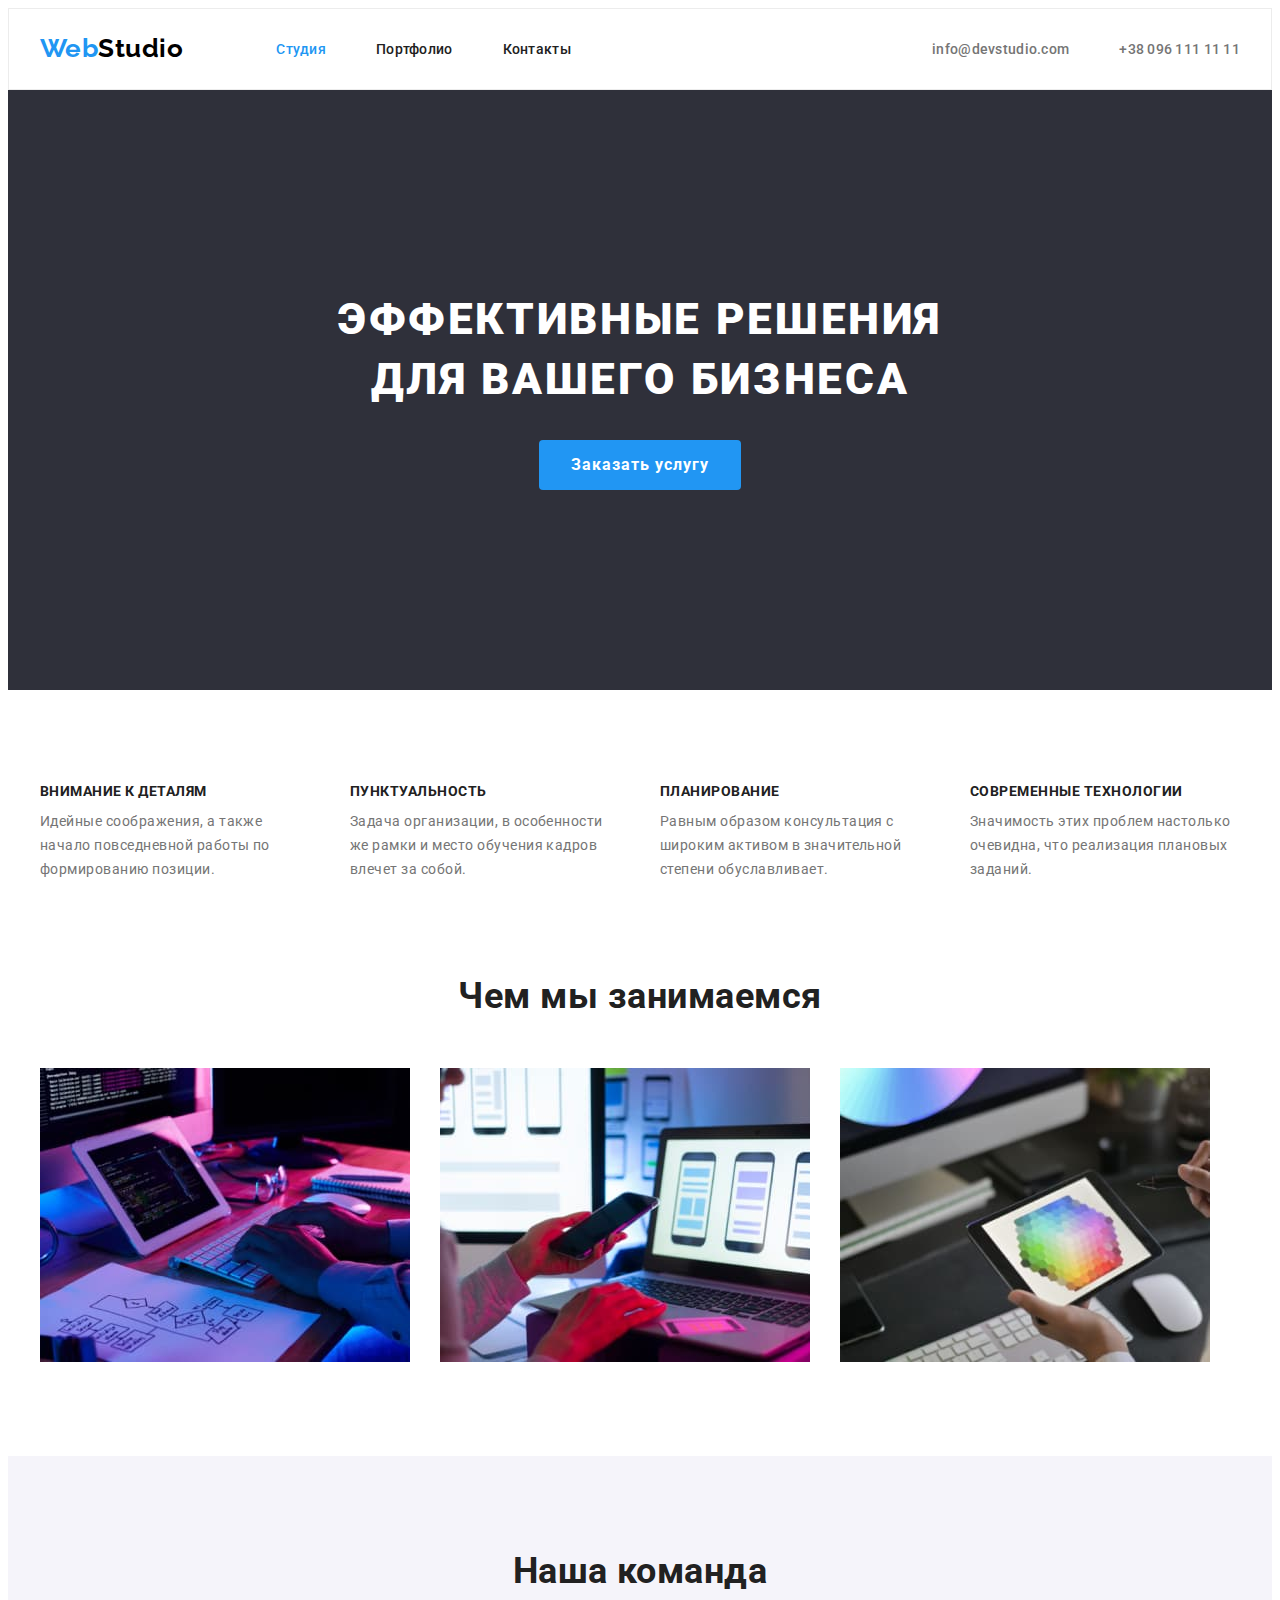
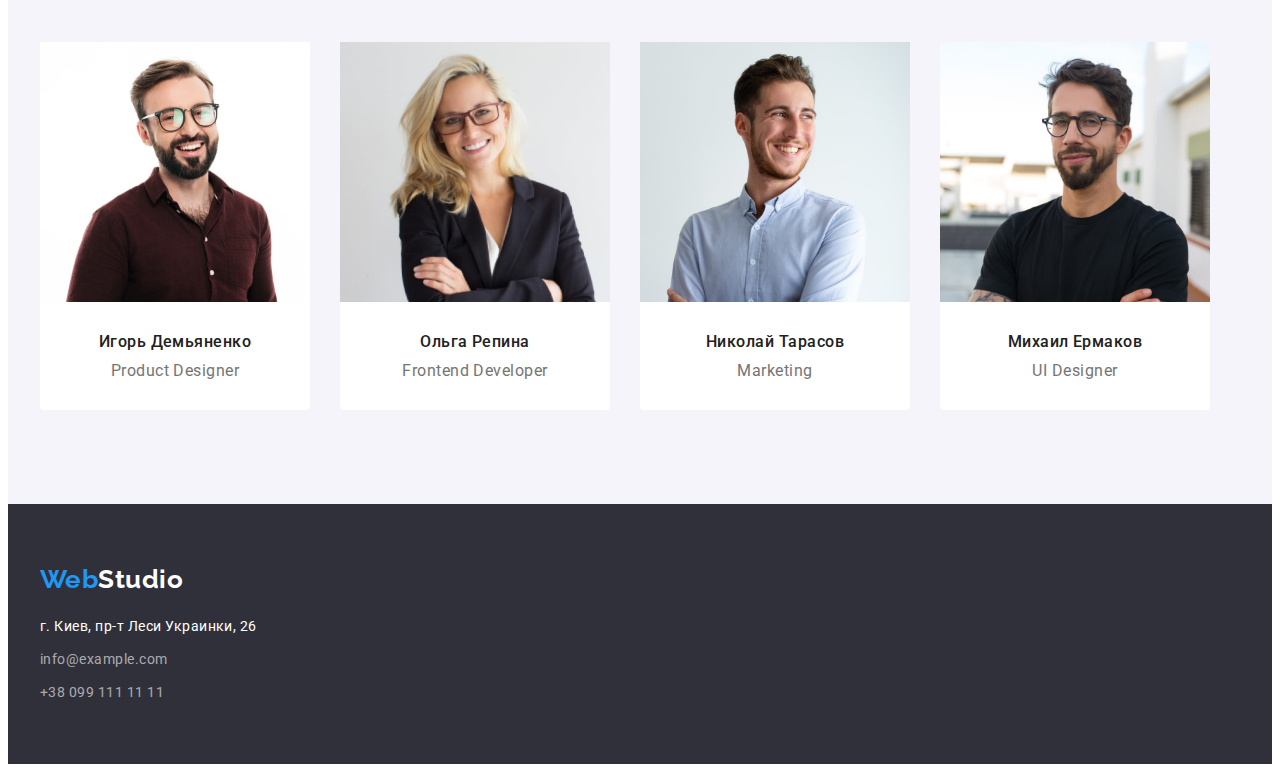
<file: index.html>
<!DOCTYPE html>
<html lang="ru">
  <head>
    <meta charset="UTF-8" />
    <meta http-equiv="X-UA-Compatible" content="IE=edge" />
    <meta name="viewport" content="width=device-width, initial-scale=1.0" />
    <title>Document</title>
    <link rel="preconnect" href="https://fonts.googleapis.com" />
    <link rel="preconnect" href="https://fonts.gstatic.com" crossorigin />
    <link
      href="https://fonts.googleapis.com/css2?family=Raleway:wght@700&family=Roboto:wght@400;500;700;900&display=swap"
      rel="stylesheet"
    />
    <link
      rel="stylesheet"
      href="https://cdnjs.cloudflare.com/ajax/libs/modern-normalize/1.1.0/modern-normalize.min.css"
      integrity="sha512-wpPYUAdjBVSE4KJnH1VR1HeZfpl1ub8YT/NKx4PuQ5NmX2tKuGu6U/JRp5y+Y8XG2tV+wKQpNHVUX03MfMFn9Q=="
      crossorigin="anonymous"
      referrerpolicy="no-referrer"
    />
    <link rel="stylesheet" href="./css/styles.css" />
  </head>
  <body>
    <header class="header">
      <div class="conteiner">
        <a href="./index.html" class="header-logo link" lang="en"
          >Web<span class="header-logo-studio-color">Studio</span></a
        >
        <nav class="header-navigation">
          <ul class="header-list list">
            <li class="header-item item">
              <a href="./index.html" class="header-link link current">Студия</a>
            </li>

            <li class="header-item item">
              <a href="./portfolio.html" class="header-link link">Портфолио</a>
            </li>

            <li class="header-item item"><a href="" class="header-link link">Контакты</a></li>
          </ul>
        </nav>
        <ul class="header-list-address list">
          <li class="header-item-address item">
            <a href="mailto:info@devstudio.com" class="header-mailto link">info@devstudio.com</a>
          </li>

          <li class="header-item-address item">
            <a href="tel:+380961111111" class="header-tel link">+38 096 111 11 11</a>
          </li>
        </ul>
      </div>
    </header>

    <main>
      <section class="hero section">
        <div class="conteiner">
          <h1 class="hero-title test">Эффективные решения для вашего бизнеса</h1>
          <div class="hero-btn-div">
            <button type="button" class="hero-btn btn">Заказать услугу</button>
          </div>
        </div>
      </section>

      <section class="features section">
        <div class="conteiner">
          <h2 class="visually-hidden">Наши преимущества</h2>
          <ul class="features-list list">
            <li class="features-item item">
              <h3 class="features-title title">Внимание к деталям</h3>
              <p class="features-text text">
                Идейные соображения, а также начало повседневной работы по формированию позиции.
              </p>
            </li>

            <li class="features-item item">
              <h3 class="features-title title">Пунктуальность</h3>
              <p class="features-text text">
                Задача организации, в особенности же рамки и место обучения кадров влечет за собой.
              </p>
            </li>

            <li class="features-item item">
              <h3 class="features-title title">Планирование</h3>
              <p class="features-text text">
                Равным образом консультация с широким активом в значительной степени обуславливает.
              </p>
            </li>

            <li class="features-item item">
              <h3 class="features-title title">Современные технологии</h3>
              <p class="features-text text">
                Значимость этих проблем настолько очевидна, что реализация плановых заданий.
              </p>
            </li>
          </ul>
        </div>
      </section>

      <section class="occupation section">
        <div class="conteiner">
          <h2 class="occupation-title title">Чем мы занимаемся</h2>
          <ul class="occupation-list list">
            <li class="occupation-item item">
              <img src="./images/img1.jpg" alt="Програмирование" width="370" />
            </li>

            <li class="occupation-item item">
              <img src="./images/img2.jpg" alt="Мобильный сайт" width="370" />
            </li>

            <li class="occupation-item item">
              <img src="./images/img3.jpg" alt="Палитра цветов" width="370" />
            </li>
          </ul>
        </div>
      </section>

      <section class="team section">
        <div class="conteiner">
          <h2 class="team-title title">Наша команда</h2>
          <ul class="team-list list">
            <li class="team-item item">
              <img src="./images/img4.jpg" alt="Член команды" width="270" class="team-img" />
              <div class="team-section-div">
                <h3 class="team-name title">Игорь Демьяненко</h3>
                <p class="team-text text" lang="en">Product Designer</p>
              </div>
            </li>

            <li class="team-item item">
              <img src="./images/img5.jpg" alt="Член команды" width="270" class="team-img" />
              <div class="team-section-div">
                <h3 class="team-name title">Ольга Репина</h3>
                <p class="team-text text" lang="en">Frontend Developer</p>
              </div>
            </li>

            <li class="team-item item">
              <img src="./images/img6.jpg" alt="Член команды" width="270" class="team-img" />
              <div class="team-section-div">
                <h3 class="team-name title">Николай Тарасов</h3>
                <p class="team-text text" lang="en">Marketing</p>
              </div>
            </li>

            <li class="team-item item">
              <img src="./images/img7.jpg" alt="Член команды" width="270" class="team-img" />
              <div class="team-section-div">
                <h3 class="team-name title">Михаил Ермаков</h3>
                <p class="team-text text" lang="en">UI Designer</p>
              </div>
            </li>
          </ul>
        </div>
      </section>
    </main>

    <footer class="footer">
      <div class="conteiner">
        <a href="./index.html" class="footer-logo link" lang="en"
          >Web<span class="footer-logo-studio-color">Studio</span>
        </a>

        <address class="address">
          <ul class="footer-list list">
            <li class="footer-item item">
              <a
                href="https://goo.gl/maps/kYSissehmQPuU9YA6"
                class="footer-maps link"
                target="_blank"
                rel="noopener noindex nofollow"
                >г. Киев, пр-т Леси Украинки, 26</a
              >
            </li>

            <li class="footer-item item">
              <a href="mailto:info@example.com" class="footer-mailto link">info@example.com</a>
            </li>

            <li class="footer-item item">
              <a href="+380991111111" class="footer-tel link">+38 099 111 11 11</a>
            </li>
          </ul>
        </address>
      </div>
    </footer>
  </body>
</html>
</file>
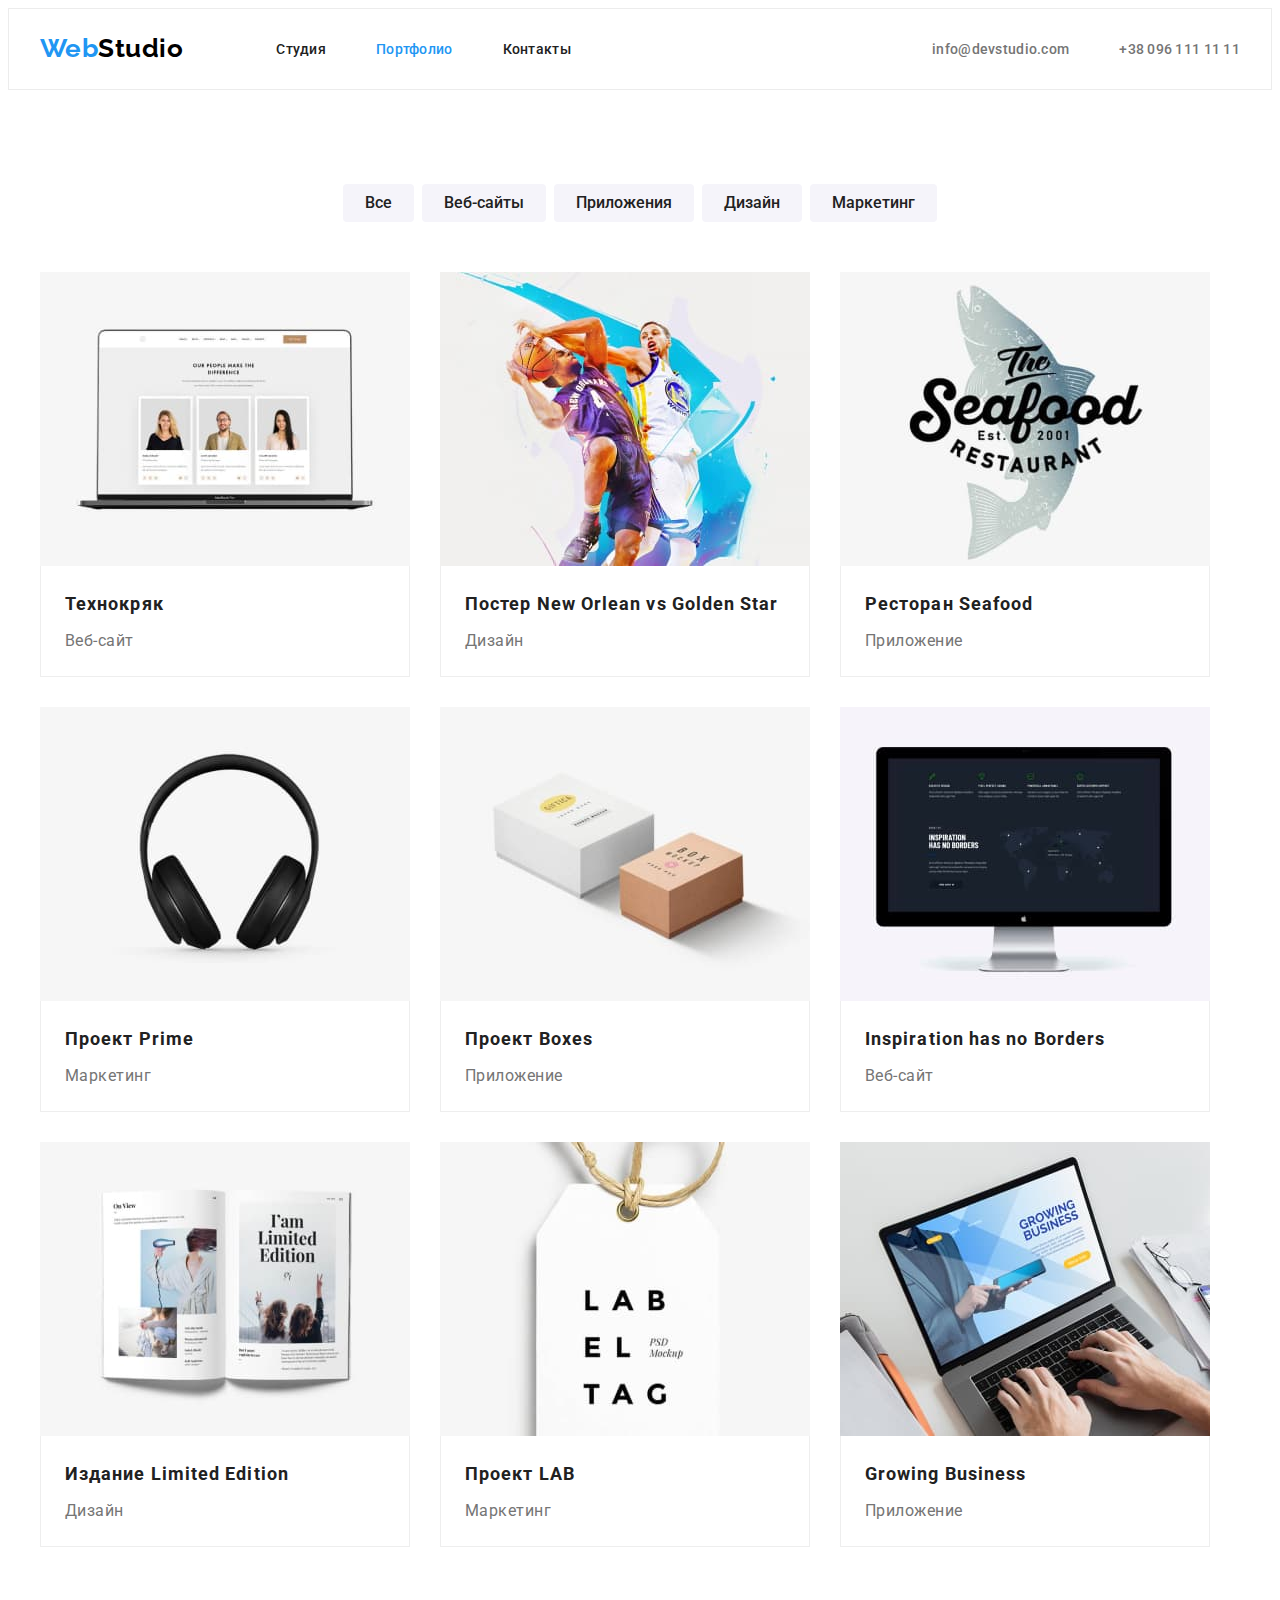
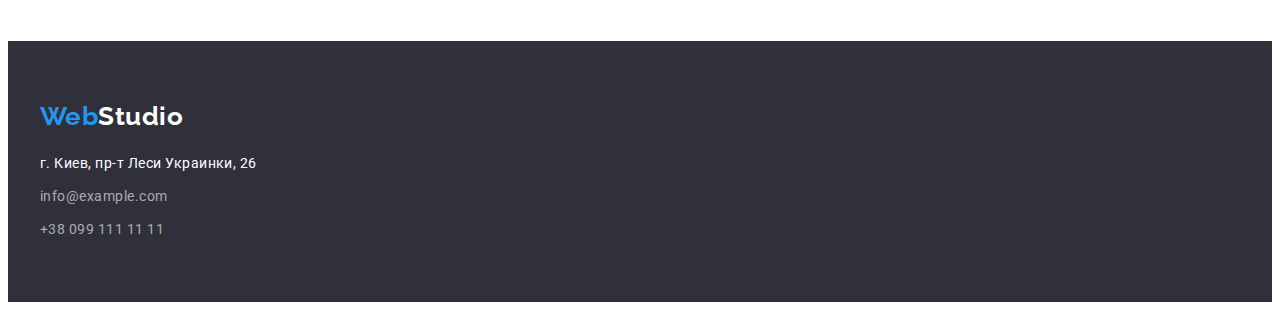
<file: portfolio.html>
<!DOCTYPE html>
<html lang="ru">
  <head>
    <meta charset="UTF-8" />
    <meta http-equiv="X-UA-Compatible" content="IE=edge" />
    <meta name="viewport" content="width=device-width, initial-scale=1.0" />
    <title>Document</title>
    <link rel="preconnect" href="https://fonts.googleapis.com" />
    <link rel="preconnect" href="https://fonts.gstatic.com" crossorigin />
    <link
      href="https://fonts.googleapis.com/css2?family=Raleway:wght@700&family=Roboto:wght@400;500;700;900&display=swap"
      rel="stylesheet"
    />
    <link
      rel="stylesheet"
      href="https://cdnjs.cloudflare.com/ajax/libs/modern-normalize/1.1.0/modern-normalize.min.css"
      integrity="sha512-wpPYUAdjBVSE4KJnH1VR1HeZfpl1ub8YT/NKx4PuQ5NmX2tKuGu6U/JRp5y+Y8XG2tV+wKQpNHVUX03MfMFn9Q=="
      crossorigin="anonymous"
      referrerpolicy="no-referrer"
    />
    <link rel="stylesheet" href="./css/styles.css" />
  </head>
  <body>
    <header class="header">
      <div class="conteiner">
        <a href="./index.html" class="header-logo link" lang="en"
          >Web<span class="header-logo-studio-color">Studio</span></a
        >
        <nav class="header-navigation">
          <ul class="header-list list">
            <li class="header-item item">
              <a href="./index.html" class="header-link link">Студия</a>
            </li>
            <li class="header-item item">
              <a href="./portfolio.html" class="header-link link current">Портфолио</a>
            </li>
            <li class="header-item item"><a href="" class="header-link link">Контакты</a></li>
          </ul>
        </nav>
        <ul class="header-list-address list">
          <li class="header-item-address item">
            <a href="mailto:info@devstudio.com" class="header-mailto link">info@devstudio.com</a>
          </li>
          <li class="header-item-address item">
            <a href="tel:+380961111111" class="header-tel link">+38 096 111 11 11</a>
          </li>
        </ul>
      </div>
    </header>

    <main>
      <section class="hero-portfolio section">
        <div class="conteiner">
          <h1 class="visually-hidden">Наше портфолио</h1>
          <ul class="hero-list list">
            <li class="hero-item item">
              <button type="button" class="hero-portfolio-btn btn">Все</button>
            </li>

            <li class="hero-item item">
              <button type="button" class="hero-portfolio-btn btn">Веб-сайты</button>
            </li>

            <li class="hero-item item">
              <button type="button" class="hero-portfolio-btn btn">Приложения</button>
            </li>

            <li class="hero-item item">
              <button type="button" class="hero-portfolio-btn btn">Дизайн</button>
            </li>

            <li class="hero-item item">
              <button type="button" class="hero-portfolio-btn btn">Маркетинг</button>
            </li>
          </ul>
          <ul class="hero-portfolio-list list">
            <li class="hero-portfolio-item item">
              <img
                src="./images/img1-portfolio.jpg"
                alt="Фото ноутбука с нашими технокряками"
                width="370"
              />
              <div class="hero-portfolio-div">
                <h3 class="hero-portfolio-title title">Технокряк</h3>
                <p class="hero-portfolio-text text">Веб-сайт</p>
              </div>
            </li>

            <li class="hero-portfolio-item item">
              <img
                src="./images/img2-portfolio.jpg"
                alt="Баскетбольная команда New Orlean против Golden Star"
                width="370"
              />
              <div class="hero-portfolio-div">
                <h3 class="hero-portfolio-title title">Постер New Orlean vs Golden Star</h3>
                <p class="hero-portfolio-text text">Дизайн</p>
              </div>
            </li>

            <li class="hero-portfolio-item item">
              <img src="./images/img3-portfolio.jpg" alt="Логотип ресторана Seafood" width="370" />
              <div class="hero-portfolio-div">
                <h3 class="hero-portfolio-title title">Ресторан Seafood</h3>
                <p class="hero-portfolio-text text">Приложение</p>
              </div>
            </li>

            <li class="hero-portfolio-item item">
              <img src="./images/img4-portfolio.jpg" alt="Наушники" width="370" />
              <div class="hero-portfolio-div">
                <h3 class="hero-portfolio-title title">Проект Prime</h3>
                <p class="hero-portfolio-text text">Маркетинг</p>
              </div>
            </li>

            <li class="hero-portfolio-item item">
              <img src="./images/img5-portfolio.jpg" alt="Небольшые коробки" width="370" />
              <div class="hero-portfolio-div">
                <h3 class="hero-portfolio-title title">Проект Boxes</h3>
                <p class="hero-portfolio-text text">Приложение</p>
              </div>
            </li>

            <li class="hero-portfolio-item item">
              <img src="./images/img6-portfolio.jpg" alt="Imac с картинкой" width="370" />
              <div class="hero-portfolio-div">
                <h3 class="hero-portfolio-title title">Inspiration has no Borders</h3>
                <p class="hero-portfolio-text text">Веб-сайт</p>
              </div>
            </li>

            <li class="hero-portfolio-item item">
              <img src="./images/img7-portfolio.jpg" alt="Книга" width="370" />
              <div class="hero-portfolio-div">
                <h3 class="hero-portfolio-title title">Издание Limited Edition</h3>
                <p class="hero-portfolio-text text">Дизайн</p>
              </div>
            </li>

            <li class="hero-portfolio-item item">
              <img src="./images/img8-portfolio.jpg" alt="Лейбл" width="370" />
              <div class="hero-portfolio-div">
                <h3 class="hero-portfolio-title title">Проект LAB</h3>
                <p class="hero-portfolio-text text">Маркетинг</p>
              </div>
            </li>

            <li class="hero-portfolio-item item">
              <img
                src="./images/img9-portfolio.jpg"
                alt="Человек печатает на macbook"
                width="370"
              />
              <div class="hero-portfolio-div">
                <h3 class="hero-portfolio-title title">Growing Business</h3>
                <p class="hero-portfolio-text text">Приложение</p>
              </div>
            </li>
          </ul>
        </div>
      </section>
    </main>

    <footer class="footer">
      <div class="conteiner">
        <a href="./index.html" class="footer-logo link" lang="en"
          >Web<span class="footer-logo-studio-color">Studio</span>
        </a>
        <address class="address">
          <ul class="footer-list list">
            <li class="footer-item item">
              <a
                href="https://goo.gl/maps/kYSissehmQPuU9YA6"
                class="footer-maps link"
                target="_blank"
                rel="noopener noindex nofollow"
                >г. Киев, пр-т Леси Украинки, 26</a
              >
            </li>

            <li class="footer-item item">
              <a href="mailto:info@example.com" class="footer-mailto link">info@example.com</a>
            </li>

            <li class="footer-item item">
              <a href="+380991111111" class="footer-tel link">+38 099 111 11 11</a>
            </li>
          </ul>
        </address>
      </div>
    </footer>
  </body>
</html>
</file>
<file: css/styles.css>
:root {
  --logo-web-color: #2196f3;
  --header-logo-studio-color: #000000;
  --footer-logo-studio-color: #ffffff;
  --nav-color: #212121;
  --nav-hover-color: #2196f3;
  --header-list-address-color: #757575;
  --header-list-address-hover-color: #2196f3;
  --background-color: #2f303a;
  --title-color: #212121;
}

/* -----------------------------------INDEX.HTML------------------------------------ */

/* -------------INDEX--------PORTFOLIO------------HEADER-----------FOOTER------------------------------------ */

body {
  font-family: 'Roboto', 'sans-serif';

  letter-spacing: 0.03em;

  background-color: #ffffff;
}

p,
h1,
h2,
h3,
h4,
h5,
h6 {
  margin: 0;
}

ul,
ol {
  padding-left: 0;
  margin: 0;
}

button {
  display: block;
  cursor: pointer;
  text-align: center;
}

img {
  display: block;
  max-width: 100%;
  height: auto;
}

.link {
  text-decoration: none;
}

.list {
  list-style: none;
}

.conteiner {
  width: 1200px;
  padding: 0 15px;
  margin-right: auto;
  margin-left: auto;
}

.section {
  padding-top: 94px;
  padding-bottom: 94px;
}

.visually-hidden {
  position: absolute;
  white-space: nowrap;
  width: 1px;
  height: 1px;
  overflow: hidden;
  border: 0;
  padding: 0;
  clip: rect(0 0 0 0);
  clip-path: inset(50%);
  margin: -1px;
}

/* ------------------------------------HEADER----------------------------------- */

.header {
  padding-top: 24px;
  padding-bottom: 25px;
  border: 1px solid #ececec;
}

.header .conteiner {
  display: flex;
  align-items: center;
}

.header-logo,
.footer-logo {
  font-family: 'Raleway', 'sans-serif';
  font-weight: 700;
  font-size: 26px;
  line-height: 1.19;

  color: var(--logo-web-color);
}

.header-logo {
  margin-right: 93px;
}

.header-logo-studio-color {
  color: var(--header-logo-studio-color);
}

.footer-logo-studio-color {
  color: var(--footer-logo-studio-color);
}

.header-list {
  display: flex;
}

.header-item:not(:last-child) {
  margin-right: 50px;
}

.header-link {
  font-weight: 500;
  font-size: 14px;
  line-height: 1.14;

  letter-spacing: 0.02em;

  color: var(--nav-color);
}

.header-link:hover,
.header-link:focus {
  color: var(--nav-hover-color);
}

.header-list-address {
  display: flex;
  margin-left: auto;
}

.header-item-address:not(:last-child) {
  margin-right: 50px;
}

.header-mailto,
.header-tel {
  font-weight: 500;
  font-size: 14px;
  line-height: 1.14;

  letter-spacing: 0.02em;

  color: var(--header-list-address-color);
}

.header-mailto:hover,
.header-mailto:focus,
.header-tel:hover,
.header-tel:focus {
  color: var(--header-list-address-hover-color);
}

/* -----------------------------------INDEX.MAIN------------------------------------ */

/* ----------------------------------SECTION.HERO------------------------------------- */

.hero {
  background-color: var(--background-color);
  padding-top: 200px;
  padding-bottom: 200px;
}

.hero-title {
  font-weight: 900;
  font-size: 44px;
  line-height: 1.36;
  max-width: 696px;
  margin-right: auto;
  margin-left: auto;
  text-align: center;
  margin-bottom: 30px;
  text-transform: uppercase;
  letter-spacing: 0.06em;

  color: #ffffff;
}

.hero-btn {
  font-family: inherit;
  font-weight: 700;
  font-size: 16px;
  line-height: 1.88;

  margin: 0 auto;
  padding: 10px 32px;
  min-width: 200px;
  letter-spacing: 0.06em;
  border-radius: 4px;
  border: none;

  color: #ffffff;
  background-color: #2196f3;
}

.hero-btn:hover,
.hero-btn:focus {
  background-color: #188ce8;
}

/* ----------------------------------SECTION.FEATURES------------------------------ */

.features {
  padding-top: 94px;
  padding-bottom: 94px;
}

.features-list {
  display: flex;
  justify-content: space-between;
}

.features-item {
  width: 270px;
}

.features-item:not(:last-child) {
  margin-right: 30px;
}

.features-title {
  font-weight: 700;
  font-size: 14px;
  line-height: 1.14;
  text-transform: uppercase;

  margin-bottom: 10px;

  color: var(--title-color);
}

.features-text {
  font-size: 14px;
  line-height: 1.71;

  color: #757575;
}

/* ----------------------------------SECTION.OCCUPATION------------------------------- */

.occupation {
  padding-top: 0;
  padding-bottom: 94px;
}

.occupation-title,
.team-title {
  font-weight: 700;
  font-size: 36px;
  line-height: 1.17;
  text-align: center;
  margin-bottom: 50px;

  color: var(--title-color);
}

.occupation-list {
  display: flex;
}

.occupation-item:not(:last-child) {
  margin-right: 30px;
}

/* ----------------------------------SECTION.TEAM-------------------------------------- */

.team {
  padding-top: 94px;
  padding-bottom: 94px;

  background-color: #f5f4fa;
}

.team-list {
  display: flex;
}

.team-list > .team-item {
  text-align: center;
  border-radius: 0px 0px 4px 4px;

  background-color: #ffffff;
}

.team-item:not(:last-child) {
  margin-right: 30px;
}

.team-section-div {
  padding-top: 30px;
  padding-bottom: 30px;
}

.team-name {
  font-weight: 500;
  font-size: 16px;
  line-height: 1.19;

  margin-bottom: 10px;

  color: var(--title-color);
}

.team-text {
  font-size: 16px;
  line-height: 1.19;

  color: #757575;
}

/* -----------------INDEX-----------PORTFOLIO------------FOOTER------------------------------------ */

.footer {
  padding-top: 60px;
  padding-bottom: 60px;
  background-color: var(--background-color);
}

.footer-logo {
  display: block;
  margin-bottom: 20px;
}

.footer-list {
  font-style: normal;
}

.footer-item:not(:last-child) {
  margin-bottom: 9px;
}

.footer-maps {
  font-size: 14px;
  line-height: 1.71;

  color: #ffffff;
}

.footer-mailto,
.footer-tel {
  font-size: 14px;
  line-height: 1.71;
  color: rgba(255, 255, 255, 0.6);
}

/* -----------------------------------PORTFOLIO.HTML------------------------------------ */

.header-list .link.current {
  color: var(--header-list-address-hover-color);
}

.hero-portfolio {
  padding-top: 94px;
  padding-bottom: 94px;
}

.hero-list {
  display: flex;
  justify-content: center;
  margin-bottom: 50px;
}

.hero-item:not(:last-child) {
  margin-right: 8px;
}

.hero-portfolio-btn {
  font-family: inherit;
  font-weight: 500;
  font-size: 16px;

  padding: 6px 22px;
  line-height: 1.63;
  border-radius: 4px;
  border: none;

  color: #212121;
  background-color: #f5f4fa;
}

.hero-portfolio-btn:hover,
.hero-portfolio-btn:focus {
  color: #ffffff;
  background-color: #2196f3;
}

.hero-portfolio-list {
  display: flex;
  flex-wrap: wrap;
}

.hero-portfolio-list > .hero-portfolio-item {
  background-color: #eeeeee;
}

.hero-portfolio-item:not(:nth-last-child(-n + 3)) {
  margin-bottom: 30px;
}

.hero-portfolio-item:not(:nth-child(3n)) {
  margin-right: 30px;
}

.hero-portfolio-div {
  background-color: #ffffff;
  border: 1px solid #eeeeee;
  border-top: none;
  padding: 20px 24px;
}

.hero-portfolio-title {
  font-weight: 700;
  font-size: 18px;
  line-height: 2;
  margin-bottom: 4px;

  letter-spacing: 0.06em;

  color: #212121;
}

.hero-portfolio-text {
  font-size: 16px;
  line-height: 1.88;

  color: #757575;
}
</file>
